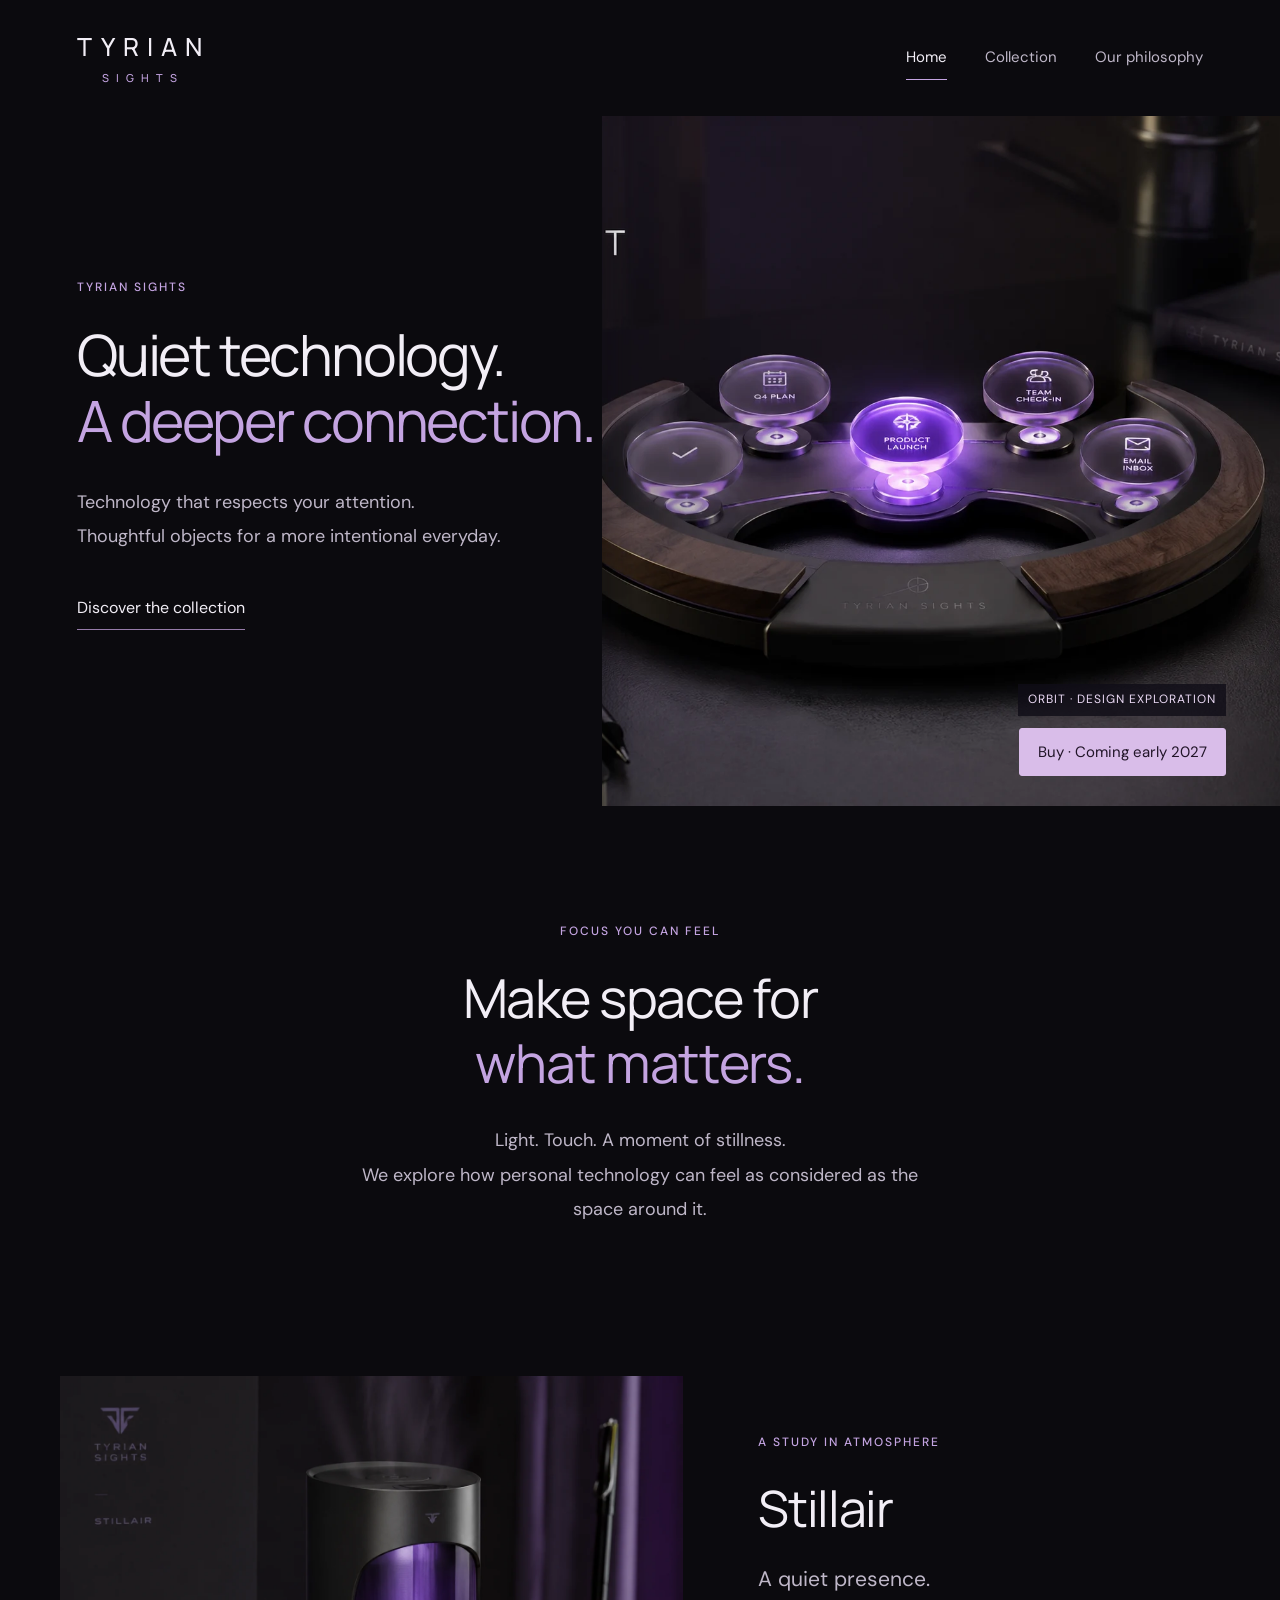
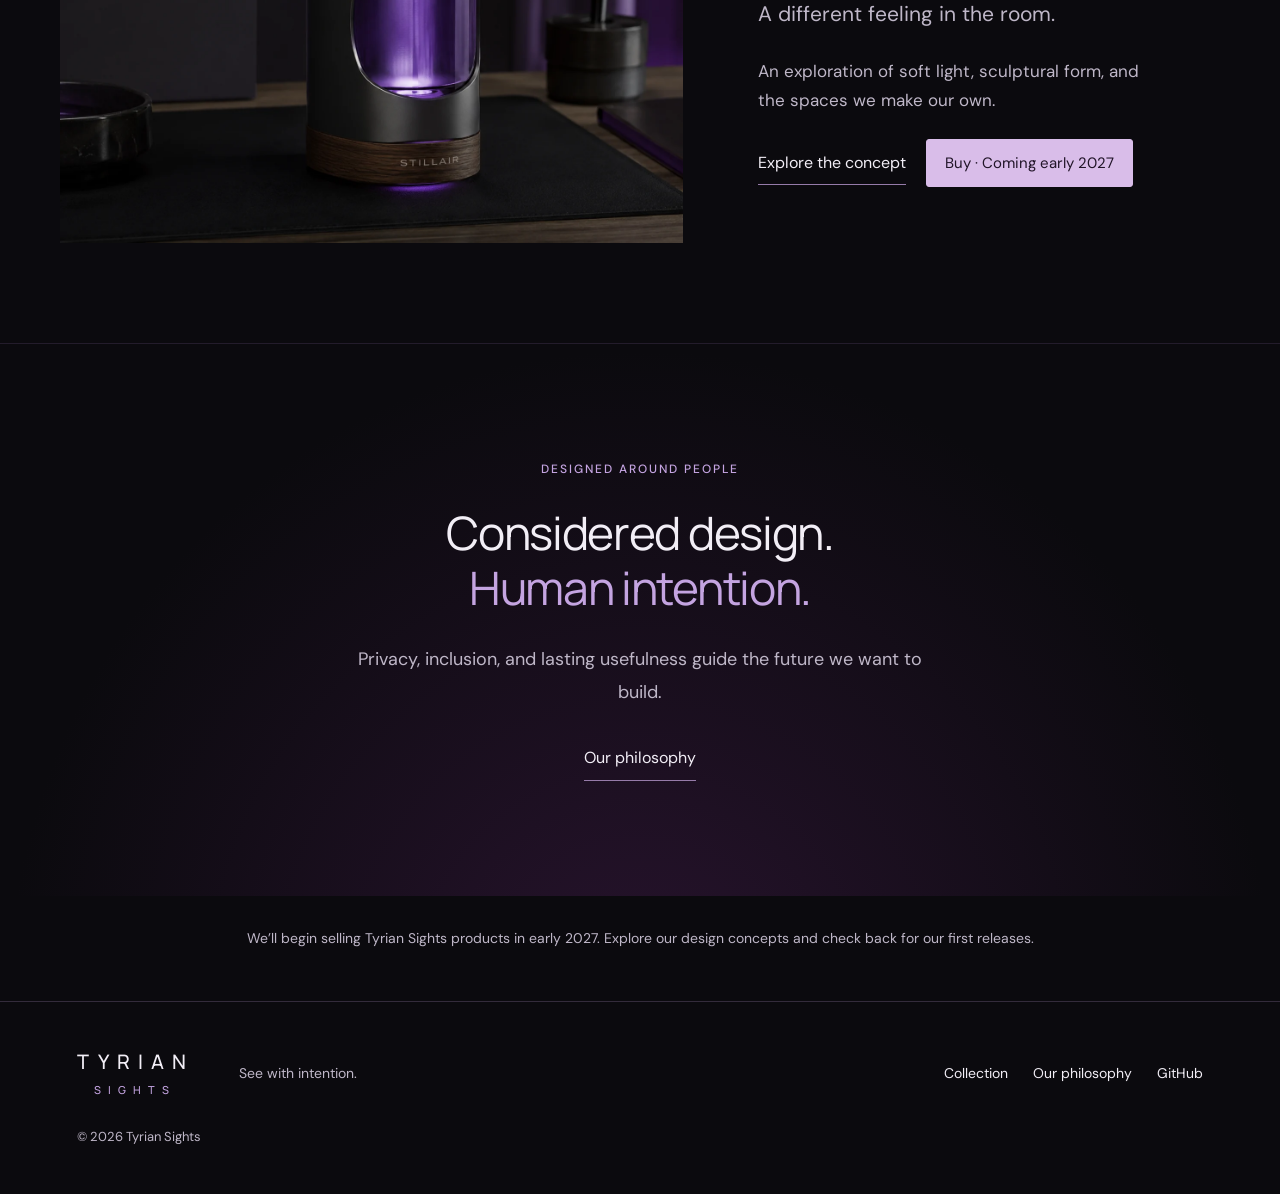
<file: docs/index.html>
<!doctype html>
<html lang="en"><head><meta charset="utf-8"><meta name="viewport" content="width=device-width,initial-scale=1"><meta name="theme-color" content="#0b0a0e"><title>Tyrian Sights — Technology That Respects Your Attention</title><meta name="description" content="Technology that respects your attention. Explore the Tyrian Sights mission, values, tactile concepts, and planned ecosystem of wearable accessories."><link rel="icon" href="data:image/svg+xml,%3Csvg xmlns='http://www.w3.org/2000/svg' viewBox='0 0 32 32'%3E%3Crect width='32' height='32' rx='8' fill='%2366023c'/%3E%3Cpath d='M7 9h18v4h-7v13h-4V13H7z' fill='%23efe8ff'/%3E%3C/svg%3E"><link rel="stylesheet" href="style.css"><script src="app.js" defer></script></head>
<body><a class="skip" href="#main">Skip to content</a><header><a class="wordmark" href="index.html" aria-label="Tyrian Sights home">TYRIAN<span>SIGHTS</span></a><button id="menu" aria-controls="navigation" aria-expanded="false">Menu</button><nav id="navigation" aria-label="Main navigation"><a href="index.html" aria-current="page">Home</a><a href="products.html">Collection</a><a href="about.html">Our philosophy</a></nav></header><main id="main"><section class="hero"><div class="hero-copy"><p class="eyebrow">TYRIAN SIGHTS</p><h1>Quiet technology.<br><em>A deeper connection.</em></h1><p class="intro">Technology that respects your attention.<br>Thoughtful objects for a more intentional everyday.</p><a class="text-link" href="products.html">Discover the collection</a></div><div class="hero-art"><img src="assets/orbit.webp" width="1448" height="1086" alt="Orbit concept with softly illuminated violet spheres and dark sculptural wood" fetchpriority="high"><div class="hero-purchase"><span>ORBIT · DESIGN EXPLORATION</span><button class="buy-button" type="button" data-buy="Orbit" aria-label="Buy Orbit — view availability">Buy · Coming early 2027</button></div></div></section>
<section class="statement"><p class="eyebrow">FOCUS YOU CAN FEEL</p><h2>Make space for<br><em>what matters.</em></h2><p>Light. Touch. A moment of stillness.<br>We explore how personal technology can feel as considered as the space around it.</p></section>
<section class="featured section"><div class="featured-image"><button class="image-button" data-product="stillair" aria-label="Explore Stillair concept"><img src="assets/stillair.webp" width="1448" height="1086" alt="Stillair sculptural black cylinder with a soft violet glow" loading="lazy"></button></div><div class="featured-copy"><p class="eyebrow">A STUDY IN ATMOSPHERE</p><h2>Stillair</h2><p>A quiet presence.<br>A different feeling in the room.</p><p class="secondary">An exploration of soft light, sculptural form, and the spaces we make our own.</p><div class="product-actions"><button class="text-link" data-product="stillair">Explore the concept</button><button class="buy-button" type="button" data-buy="Stillair" aria-label="Buy Stillair — view availability">Buy · Coming early 2027</button></div></div></section>
<section class="philosophy-teaser section"><p class="eyebrow">DESIGNED AROUND PEOPLE</p><h2>Considered design.<br><em>Human intention.</em></h2><p>Privacy, inclusion, and lasting usefulness guide the future we want to build.</p><a class="text-link" href="about.html">Our philosophy</a></section>
<p class="concept-note">We’ll begin selling Tyrian Sights products in early 2027. Explore our design concepts and check back for our first releases.</p></main><footer><a class="wordmark" href="index.html">TYRIAN<span>SIGHTS</span></a><p>See with intention.</p><nav aria-label="Footer navigation"><a href="products.html">Collection</a><a href="about.html">Our philosophy</a><a href="https://github.com/TyrianSights" target="_blank" rel="noopener">GitHub</a></nav><span>© <span id="year">2026</span> Tyrian Sights</span></footer><dialog id="concept-dialog" aria-labelledby="dialog-title"><button class="close" aria-label="Close concept details">×</button><img id="dialog-image" alt=""><div class="dialog-copy"><p class="eyebrow">TYRIAN SIGHTS / DESIGN EXPLORATION</p><h2 id="dialog-title"></h2><p id="dialog-description"></p><p class="availability">We’ll begin selling Tyrian Sights products in early 2027. Check back for our first releases. Shown products are design concepts; individual availability and specifications will be announced.</p></div></dialog><dialog id="launch-dialog" class="launch-dialog" aria-labelledby="launch-title" aria-describedby="launch-description"><button class="launch-close close" aria-label="Close availability message">×</button><div class="dialog-copy"><p class="eyebrow">SOMETHING THOUGHTFUL IS COMING</p><h2 id="launch-title">Coming early <em>2027.</em></h2><p id="launch-description">We’ll begin selling Tyrian Sights products in early 2027.</p><p>Thank you for your interest. Please check back for our first releases and product availability.</p><button class="launch-dismiss buy-button" type="button">Continue exploring</button></div></dialog></body></html>
</file>
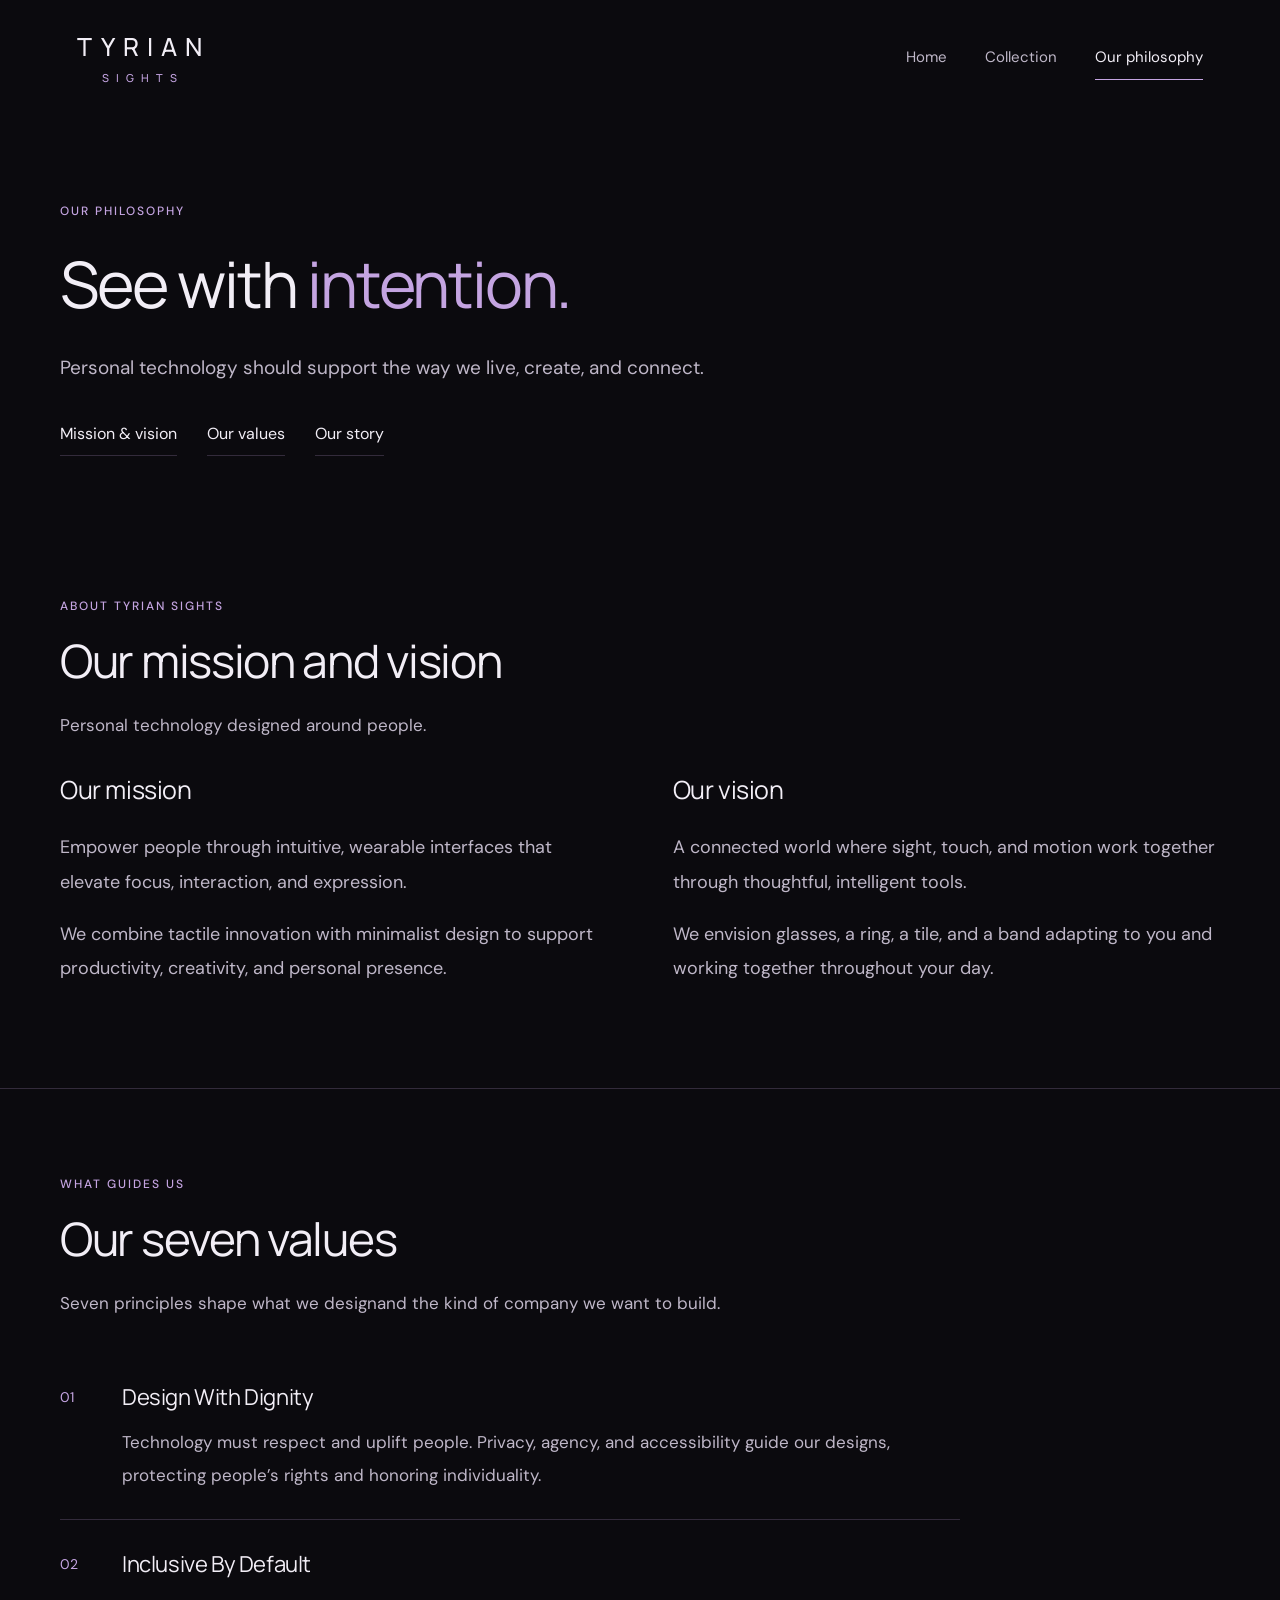
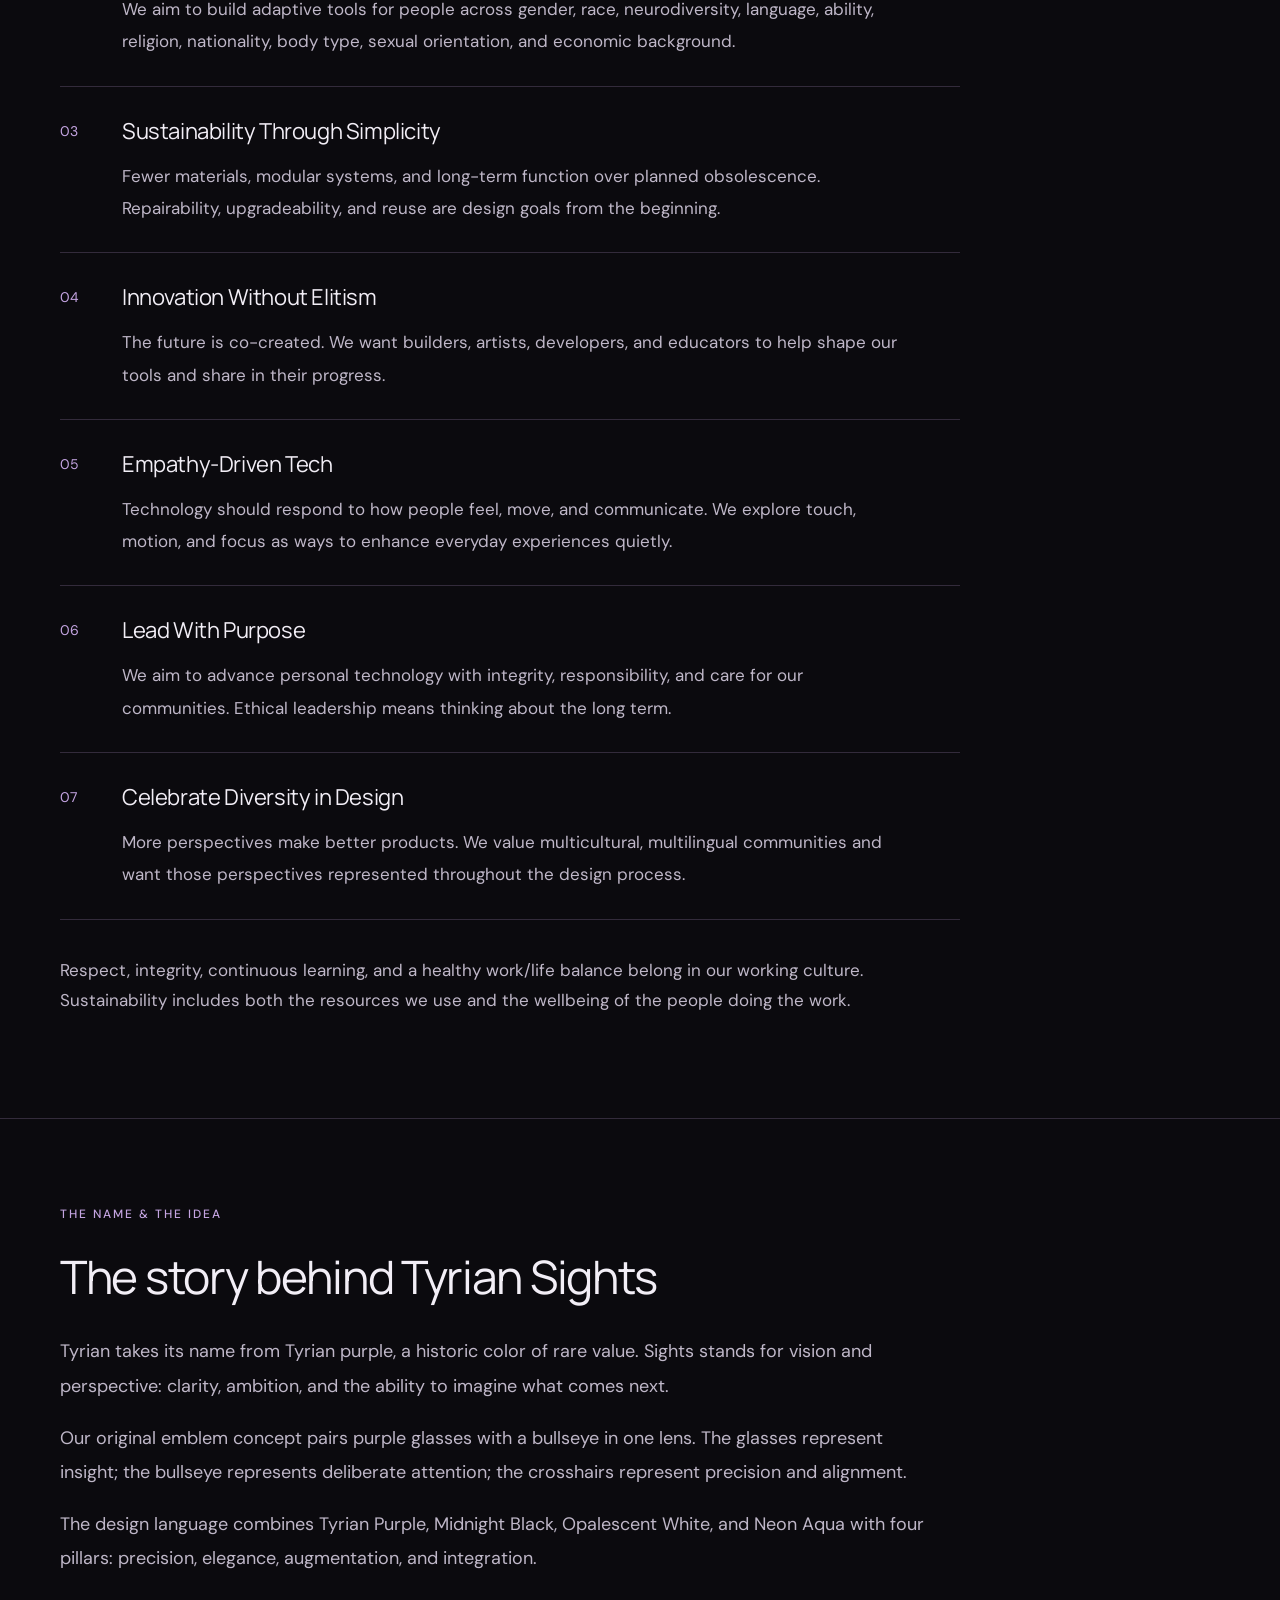
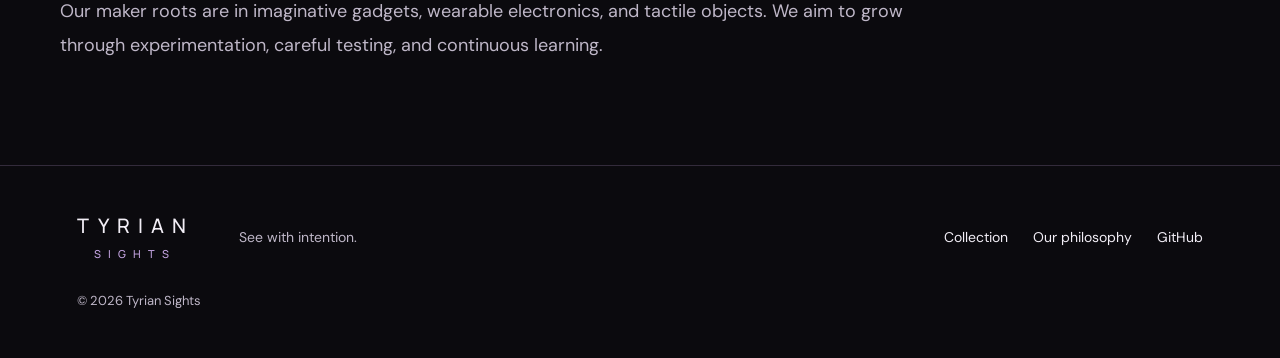
<file: docs/about.html>
<!doctype html>
<html lang="en"><head><meta charset="utf-8"><meta name="viewport" content="width=device-width,initial-scale=1"><meta name="theme-color" content="#0b0a0e"><title>Our Philosophy — Tyrian Sights</title><meta name="description" content="Technology that respects your attention. Explore the Tyrian Sights mission, values, tactile concepts, and planned ecosystem of wearable accessories."><link rel="icon" href="data:image/svg+xml,%3Csvg xmlns='http://www.w3.org/2000/svg' viewBox='0 0 32 32'%3E%3Crect width='32' height='32' rx='8' fill='%2366023c'/%3E%3Cpath d='M7 9h18v4h-7v13h-4V13H7z' fill='%23efe8ff'/%3E%3C/svg%3E"><link rel="stylesheet" href="style.css"><script src="app.js" defer></script></head>
<body><a class="skip" href="#main">Skip to content</a><header><a class="wordmark" href="index.html" aria-label="Tyrian Sights home">TYRIAN<span>SIGHTS</span></a><button id="menu" aria-controls="navigation" aria-expanded="false">Menu</button><nav id="navigation" aria-label="Main navigation"><a href="index.html">Home</a><a href="products.html">Collection</a><a href="about.html" aria-current="page">Our philosophy</a></nav></header><main id="main"><section class="page-intro"><p class="eyebrow">OUR PHILOSOPHY</p><h1>See with <em>intention.</em></h1><p>Personal technology should support the way we live, create, and connect.</p><nav class="local-nav" aria-label="Philosophy sections"><a href="#philosophy">Mission & vision</a><a href="#values">Our values</a><a href="#story">Our story</a></nav></section><section id="philosophy" class="section philosophy"><div class="section-head"><div><p class="eyebrow">ABOUT TYRIAN SIGHTS</p><h2>Our mission and vision</h2></div><p>Personal technology designed around people.</p></div><div class="mission-grid"><article><h3>Our mission</h3><p>Empower people through intuitive, wearable interfaces that elevate focus, interaction, and expression.</p><p>We combine tactile innovation with minimalist design to support productivity, creativity, and personal presence.</p></article><article><h3>Our vision</h3><p>A connected world where sight, touch, and motion work together through thoughtful, intelligent tools.</p><p>We envision glasses, a ring, a tile, and a band adapting to you and working together throughout your day.</p></article></div></section><section id="values" class="section values"><div class="section-head"><div><p class="eyebrow">WHAT GUIDES US</p><h2>Our seven values</h2></div><p>Seven principles shape what we design<br>and the kind of company we want to build.</p></div><div class="values-list"><article class="value-row"><span class="value-number">01</span><div><h3>Design With Dignity</h3><p>Technology must respect and uplift people. Privacy, agency, and accessibility guide our designs, protecting people’s rights and honoring individuality.</p></div></article><article class="value-row"><span class="value-number">02</span><div><h3>Inclusive By Default</h3><p>We aim to build adaptive tools for people across gender, race, neurodiversity, language, ability, religion, nationality, body type, sexual orientation, and economic background.</p></div></article><article class="value-row"><span class="value-number">03</span><div><h3>Sustainability Through Simplicity</h3><p>Fewer materials, modular systems, and long-term function over planned obsolescence. Repairability, upgradeability, and reuse are design goals from the beginning.</p></div></article><article class="value-row"><span class="value-number">04</span><div><h3>Innovation Without Elitism</h3><p>The future is co-created. We want builders, artists, developers, and educators to help shape our tools and share in their progress.</p></div></article><article class="value-row"><span class="value-number">05</span><div><h3>Empathy-Driven Tech</h3><p>Technology should respond to how people feel, move, and communicate. We explore touch, motion, and focus as ways to enhance everyday experiences quietly.</p></div></article><article class="value-row"><span class="value-number">06</span><div><h3>Lead With Purpose</h3><p>We aim to advance personal technology with integrity, responsibility, and care for our communities. Ethical leadership means thinking about the long term.</p></div></article><article class="value-row"><span class="value-number">07</span><div><h3>Celebrate Diversity in Design</h3><p>More perspectives make better products. We value multicultural, multilingual communities and want those perspectives represented throughout the design process.</p></div></article></div><p class="culture-note">Respect, integrity, continuous learning, and a healthy work/life balance belong in our working culture. Sustainability includes both the resources we use and the wellbeing of the people doing the work.</p></section><section id="story" class="section brand-story"><div><p class="eyebrow">THE NAME & THE IDEA</p><h2>The story behind Tyrian Sights</h2></div><div><p>Tyrian takes its name from Tyrian purple, a historic color of rare value. Sights stands for vision and perspective: clarity, ambition, and the ability to imagine what comes next.</p><p>Our original emblem concept pairs purple glasses with a bullseye in one lens. The glasses represent insight; the bullseye represents deliberate attention; the crosshairs represent precision and alignment.</p><p>The design language combines Tyrian Purple, Midnight Black, Opalescent White, and Neon Aqua with four pillars: precision, elegance, augmentation, and integration.</p><p>Our maker roots are in imaginative gadgets, wearable electronics, and tactile objects. We aim to grow through experimentation, careful testing, and continuous learning.</p></div></section></main><footer><a class="wordmark" href="index.html">TYRIAN<span>SIGHTS</span></a><p>See with intention.</p><nav aria-label="Footer navigation"><a href="products.html">Collection</a><a href="about.html">Our philosophy</a><a href="https://github.com/TyrianSights" target="_blank" rel="noopener">GitHub</a></nav><span>© <span id="year">2026</span> Tyrian Sights</span></footer><dialog id="concept-dialog" aria-labelledby="dialog-title"><button class="close" aria-label="Close concept details">×</button><img id="dialog-image" alt=""><div class="dialog-copy"><p class="eyebrow">TYRIAN SIGHTS / DESIGN EXPLORATION</p><h2 id="dialog-title"></h2><p id="dialog-description"></p><p class="availability">We’ll begin selling Tyrian Sights products in early 2027. Check back for our first releases. Shown products are design concepts; individual availability and specifications will be announced.</p></div></dialog><dialog id="launch-dialog" class="launch-dialog" aria-labelledby="launch-title" aria-describedby="launch-description"><button class="launch-close close" aria-label="Close availability message">×</button><div class="dialog-copy"><p class="eyebrow">SOMETHING THOUGHTFUL IS COMING</p><h2 id="launch-title">Coming early <em>2027.</em></h2><p id="launch-description">We’ll begin selling Tyrian Sights products in early 2027.</p><p>Thank you for your interest. Please check back for our first releases and product availability.</p><button class="launch-dismiss buy-button" type="button">Continue exploring</button></div></dialog></body></html>
</file>
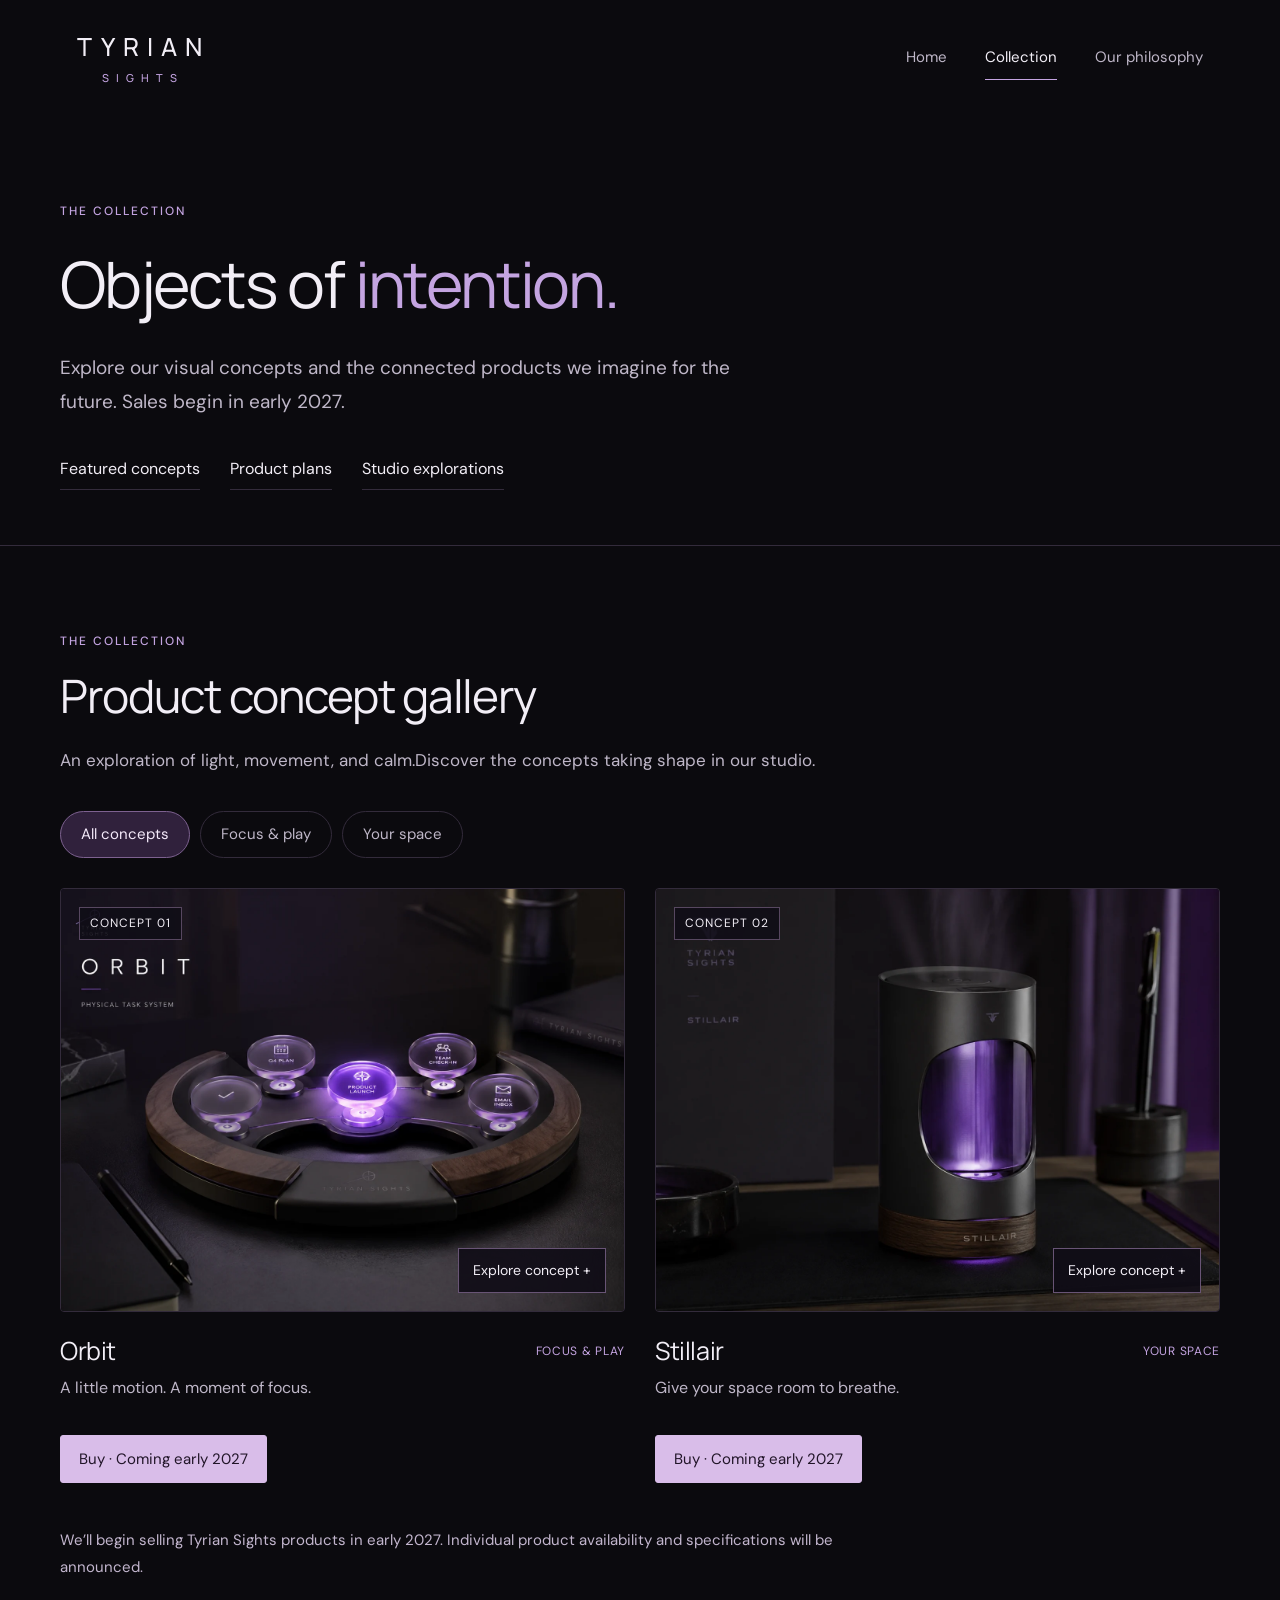
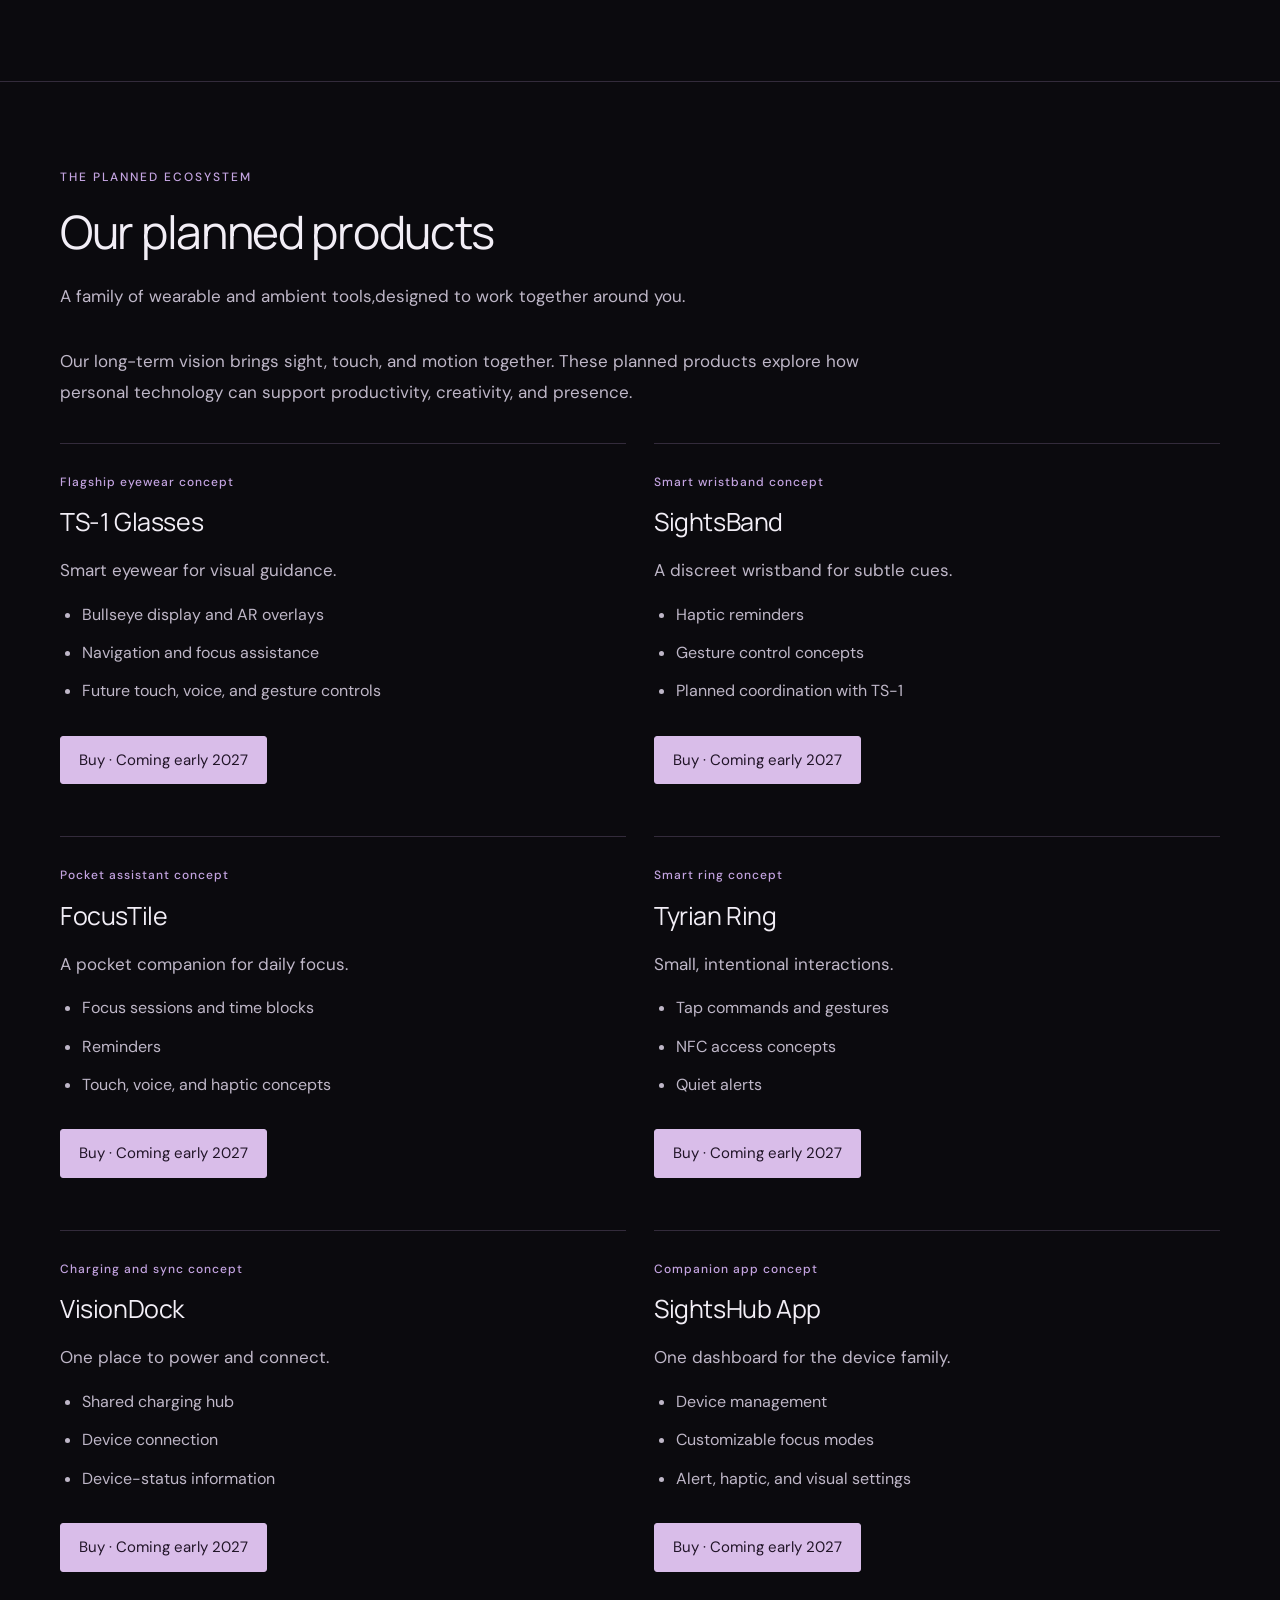
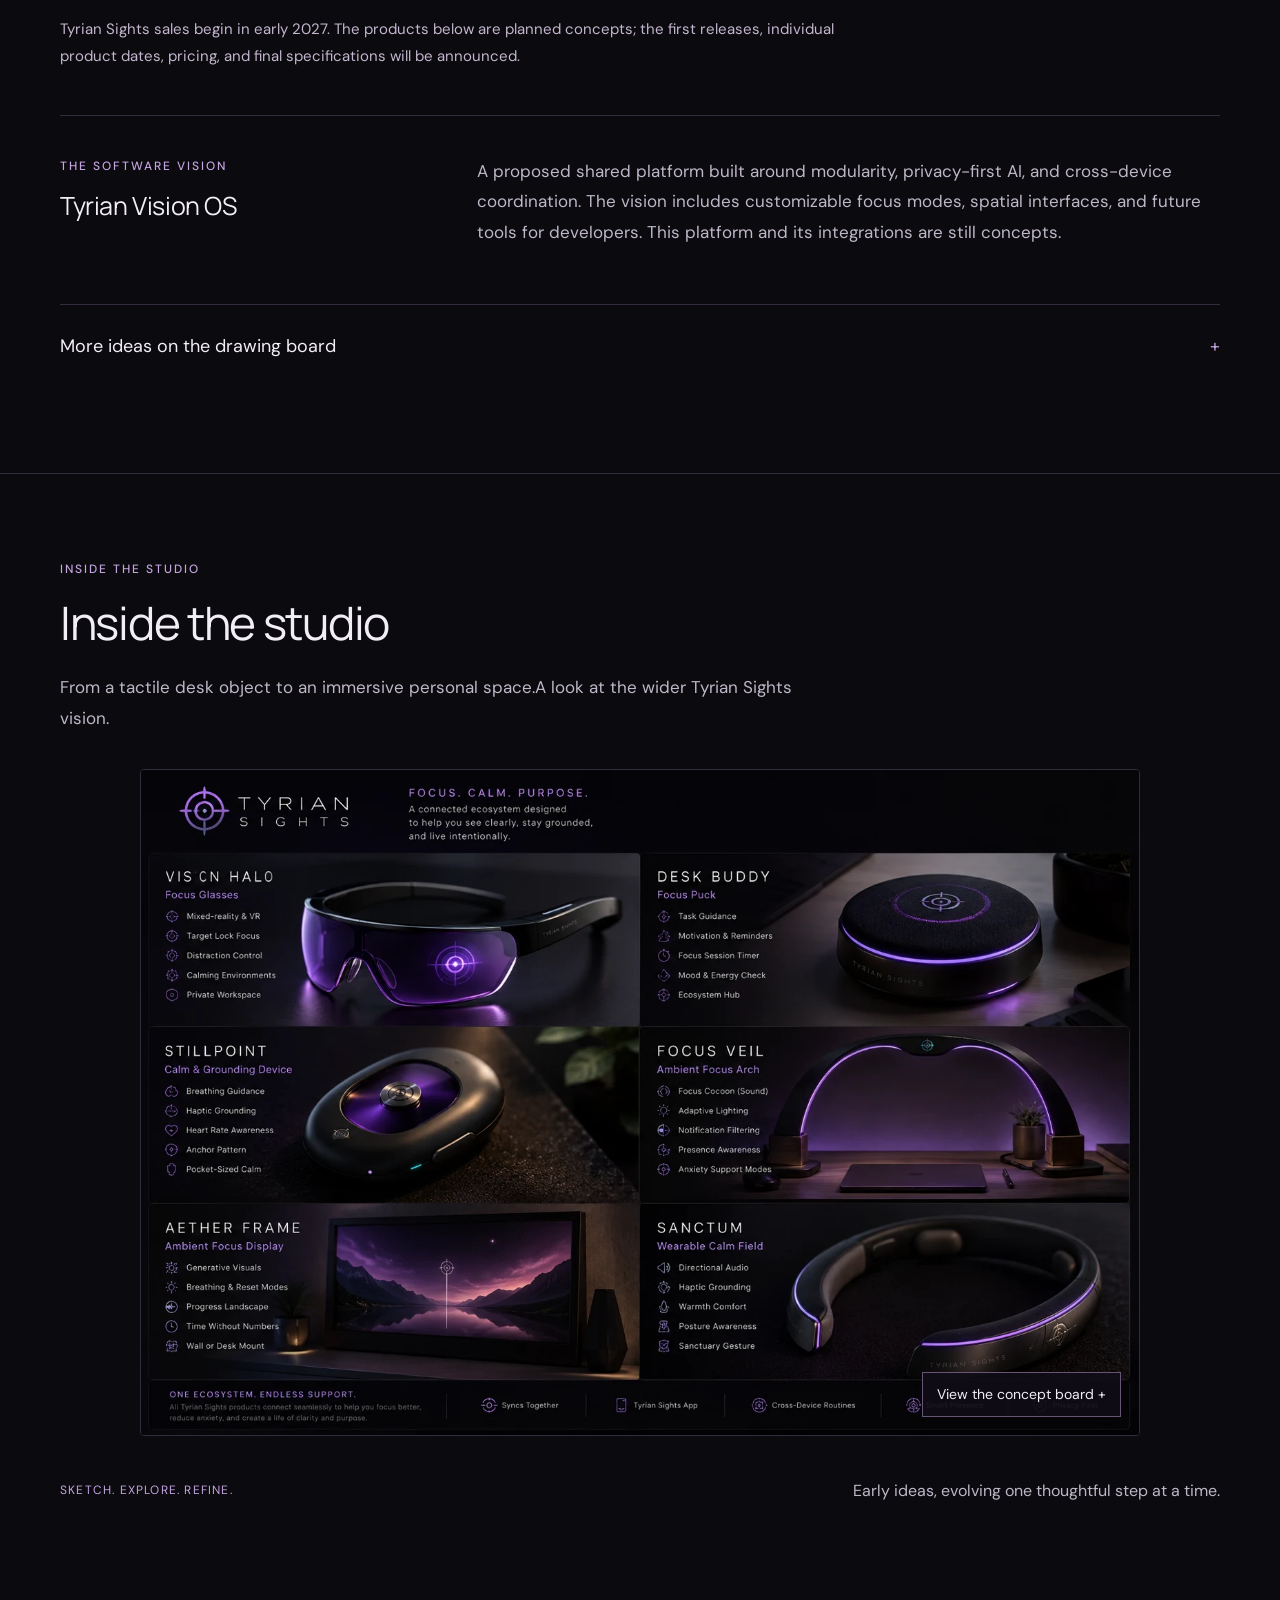
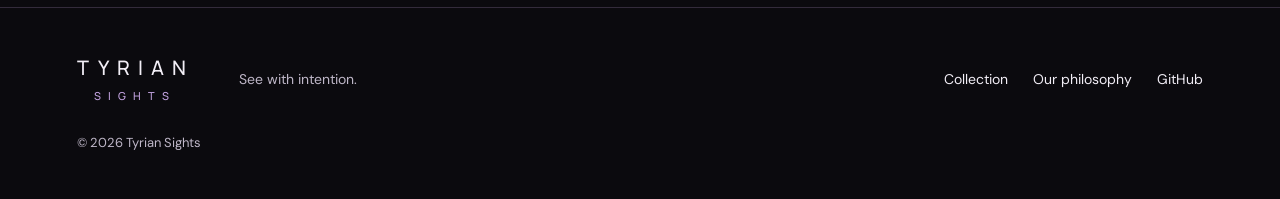
<file: docs/products.html>
<!doctype html>
<html lang="en"><head><meta charset="utf-8"><meta name="viewport" content="width=device-width,initial-scale=1"><meta name="theme-color" content="#0b0a0e"><title>The Collection — Tyrian Sights</title><meta name="description" content="Technology that respects your attention. Explore the Tyrian Sights mission, values, tactile concepts, and planned ecosystem of wearable accessories."><link rel="icon" href="data:image/svg+xml,%3Csvg xmlns='http://www.w3.org/2000/svg' viewBox='0 0 32 32'%3E%3Crect width='32' height='32' rx='8' fill='%2366023c'/%3E%3Cpath d='M7 9h18v4h-7v13h-4V13H7z' fill='%23efe8ff'/%3E%3C/svg%3E"><link rel="stylesheet" href="style.css"><script src="app.js" defer></script></head>
<body><a class="skip" href="#main">Skip to content</a><header><a class="wordmark" href="index.html" aria-label="Tyrian Sights home">TYRIAN<span>SIGHTS</span></a><button id="menu" aria-controls="navigation" aria-expanded="false">Menu</button><nav id="navigation" aria-label="Main navigation"><a href="index.html">Home</a><a href="products.html" aria-current="page">Collection</a><a href="about.html">Our philosophy</a></nav></header><main id="main"><section class="page-intro"><p class="eyebrow">THE COLLECTION</p><h1>Objects of <em>intention.</em></h1><p>Explore our visual concepts and the connected products we imagine for the future. Sales begin in early 2027.</p><nav class="local-nav" aria-label="Collection sections"><a href="#collection">Featured concepts</a><a href="#ecosystem">Product plans</a><a href="#studio">Studio explorations</a></nav></section><section id="collection" class="section collection"><div class="section-head"><div><p class="eyebrow">THE COLLECTION</p><h2>Product concept gallery</h2></div><p>An exploration of light, movement, and calm.<br>Discover the concepts taking shape in our studio.</p></div><div class="filters" role="group" aria-label="Filter concepts"><button class="active" data-filter="all" aria-pressed="true">All concepts</button><button data-filter="focus" aria-pressed="false">Focus & play</button><button data-filter="space" aria-pressed="false">Your space</button></div><div class="products"><article data-category="focus" class="product large"><button class="image-button" data-product="orbit" aria-label="Explore Orbit concept"><img src="assets/orbit.webp" alt="Orbit illuminated tactile concept" width="1448" height="1086" loading="lazy"><span class="badge">CONCEPT 01</span><span class="view">Explore concept +</span></button><div class="product-meta"><div><h3>Orbit</h3><p>A little motion. A moment of focus.</p></div><span>FOCUS & PLAY</span></div><button class="buy-button" type="button" data-buy="Orbit" aria-label="Buy Orbit — view availability">Buy · Coming early 2027</button></article><article data-category="space" class="product"><button class="image-button" data-product="stillair" aria-label="Explore Stillair concept"><img src="assets/stillair.webp" alt="Stillair black cylindrical concept with a purple illuminated window on a desk" width="1448" height="1086" loading="lazy"><span class="badge">CONCEPT 02</span><span class="view">Explore concept +</span></button><div class="product-meta"><div><h3>Stillair</h3><p>Give your space room to breathe.</p></div><span>YOUR SPACE</span></div><button class="buy-button" type="button" data-buy="Stillair" aria-label="Buy Stillair — view availability">Buy · Coming early 2027</button></article></div><p class="availability">We’ll begin selling Tyrian Sights products in early 2027. Individual product availability and specifications will be announced.</p></section><section id="ecosystem" class="section ecosystem"><div class="section-head"><div><p class="eyebrow">THE PLANNED ECOSYSTEM</p><h2>Our planned products</h2></div><p>A family of wearable and ambient tools,<br>designed to work together around you.</p></div><p class="section-intro">Our long-term vision brings sight, touch, and motion together. These planned products explore how personal technology can support productivity, creativity, and presence.</p><div class="ecosystem-grid"><article class="ecosystem-card"><p class="eyebrow">Flagship eyewear concept</p><h3>TS-1 Glasses</h3><p>Smart eyewear for visual guidance.</p><ul><li>Bullseye display and AR overlays</li><li>Navigation and focus assistance</li><li>Future touch, voice, and gesture controls</li></ul><button class="buy-button" type="button" data-buy="TS-1 Glasses" aria-label="Buy TS-1 Glasses — view availability">Buy · Coming early 2027</button></article><article class="ecosystem-card"><p class="eyebrow">Smart wristband concept</p><h3>SightsBand</h3><p>A discreet wristband for subtle cues.</p><ul><li>Haptic reminders</li><li>Gesture control concepts</li><li>Planned coordination with TS-1</li></ul><button class="buy-button" type="button" data-buy="SightsBand" aria-label="Buy SightsBand — view availability">Buy · Coming early 2027</button></article><article class="ecosystem-card"><p class="eyebrow">Pocket assistant concept</p><h3>FocusTile</h3><p>A pocket companion for daily focus.</p><ul><li>Focus sessions and time blocks</li><li>Reminders</li><li>Touch, voice, and haptic concepts</li></ul><button class="buy-button" type="button" data-buy="FocusTile" aria-label="Buy FocusTile — view availability">Buy · Coming early 2027</button></article><article class="ecosystem-card"><p class="eyebrow">Smart ring concept</p><h3>Tyrian Ring</h3><p>Small, intentional interactions.</p><ul><li>Tap commands and gestures</li><li>NFC access concepts</li><li>Quiet alerts</li></ul><button class="buy-button" type="button" data-buy="Tyrian Ring" aria-label="Buy Tyrian Ring — view availability">Buy · Coming early 2027</button></article><article class="ecosystem-card"><p class="eyebrow">Charging and sync concept</p><h3>VisionDock</h3><p>One place to power and connect.</p><ul><li>Shared charging hub</li><li>Device connection</li><li>Device-status information</li></ul><button class="buy-button" type="button" data-buy="VisionDock" aria-label="Buy VisionDock — view availability">Buy · Coming early 2027</button></article><article class="ecosystem-card"><p class="eyebrow">Companion app concept</p><h3>SightsHub App</h3><p>One dashboard for the device family.</p><ul><li>Device management</li><li>Customizable focus modes</li><li>Alert, haptic, and visual settings</li></ul><button class="buy-button" type="button" data-buy="SightsHub App" aria-label="Buy SightsHub App — view availability">Buy · Coming early 2027</button></article></div><p class="availability">Tyrian Sights sales begin in early 2027. The products below are planned concepts; the first releases, individual product dates, pricing, and final specifications will be announced.</p><div class="platform"><div><p class="eyebrow">THE SOFTWARE VISION</p><h3>Tyrian Vision OS</h3></div><p>A proposed shared platform built around modularity, privacy-first AI, and cross-device coordination. The vision includes customizable focus modes, spatial interfaces, and future tools for developers. This platform and its integrations are still concepts.</p></div><details class="pipeline"><summary>More ideas on the drawing board</summary><p>Early ideas include:</p><ul><li>SightsPod earbuds</li><li>SightStation workspace hub</li><li>Gratibutton</li><li>Smart Ring Lite</li><li>USB-C Productivity Button</li><li>Travel Cable Organizer</li><li>Privacy Filter Glasses</li></ul><p>Specifications and availability have not been announced.</p></details></section><section id="studio" class="section studio"><div class="section-head"><div><p class="eyebrow">INSIDE THE STUDIO</p><h2>Inside the studio</h2></div><p>From a tactile desk object to an immersive personal space.<br>A look at the wider Tyrian Sights vision.</p></div><button class="studio-image image-button" data-product="collection" aria-label="Open the Tyrian Sights concept board"><img src="assets/collection.webp" alt="Tyrian Sights concept board featuring Vision Halo, Desk Buddy, Stillpoint, Focus Veil, Aether Frame, and Sanctum" width="1536" height="1024" loading="lazy"><span class="view">View the concept board +</span></button><div class="studio-footer"><span>SKETCH. EXPLORE. REFINE.</span><p>Early ideas, evolving one thoughtful step at a time.</p></div></section></main><footer><a class="wordmark" href="index.html">TYRIAN<span>SIGHTS</span></a><p>See with intention.</p><nav aria-label="Footer navigation"><a href="products.html">Collection</a><a href="about.html">Our philosophy</a><a href="https://github.com/TyrianSights" target="_blank" rel="noopener">GitHub</a></nav><span>© <span id="year">2026</span> Tyrian Sights</span></footer><dialog id="concept-dialog" aria-labelledby="dialog-title"><button class="close" aria-label="Close concept details">×</button><img id="dialog-image" alt=""><div class="dialog-copy"><p class="eyebrow">TYRIAN SIGHTS / DESIGN EXPLORATION</p><h2 id="dialog-title"></h2><p id="dialog-description"></p><p class="availability">We’ll begin selling Tyrian Sights products in early 2027. Check back for our first releases. Shown products are design concepts; individual availability and specifications will be announced.</p></div></dialog><dialog id="launch-dialog" class="launch-dialog" aria-labelledby="launch-title" aria-describedby="launch-description"><button class="launch-close close" aria-label="Close availability message">×</button><div class="dialog-copy"><p class="eyebrow">SOMETHING THOUGHTFUL IS COMING</p><h2 id="launch-title">Coming early <em>2027.</em></h2><p id="launch-description">We’ll begin selling Tyrian Sights products in early 2027.</p><p>Thank you for your interest. Please check back for our first releases and product availability.</p><button class="launch-dismiss buy-button" type="button">Continue exploring</button></div></dialog></body></html>
</file>
<file: docs/style.css>
@import url('https://fonts.googleapis.com/css2?family=DM+Sans:wght@400;500;600&family=Manrope:wght@400;500;600&display=swap');
:root{color-scheme:dark;--bg:#0b0a0e;--surface:#141118;--text:#f2eef6;--muted:#bfb7c8;--accent:#c4a4e1;--line:#332b3b}*{box-sizing:border-box}html{scroll-behavior:smooth;scroll-padding-top:30px}body{margin:0;background:var(--bg);color:var(--text);font:17px/1.8 'DM Sans',sans-serif}a{color:inherit;text-decoration:none}button{font:inherit;color:inherit;cursor:pointer}button,a,summary{-webkit-tap-highlight-color:transparent}button:focus-visible,a:focus-visible,summary:focus-visible{outline:2px solid var(--accent);outline-offset:6px}img{max-width:100%;display:block}em{font-style:normal;color:var(--accent)}h1,h2,h3{font-family:Manrope,sans-serif;font-weight:400;margin:0;line-height:1.2}h1{font-size:clamp(40px,4.8vw,72px);letter-spacing:-2.2px}h2{font-size:clamp(32px,3.6vw,52px);letter-spacing:-1.3px}h3{font-size:25px;letter-spacing:-.4px}p{color:var(--muted)}header{max-width:1440px;margin:auto;min-height:116px;padding:28px 6%;display:flex;align-items:center;justify-content:space-between;gap:35px}.wordmark{font-family:Manrope,sans-serif;font-size:25px;letter-spacing:8px;line-height:1.2;font-weight:500}.wordmark span{display:block;text-align:center;color:var(--accent);font-size:11px;letter-spacing:7px;margin-top:9px}#navigation{display:flex;gap:38px;font-size:15px;color:var(--muted)}#navigation a{padding:8px 0}#navigation a:hover,#navigation [aria-current]{color:var(--text)}#navigation [aria-current]{border-bottom:1px solid var(--accent)}#menu{display:none}.eyebrow{font-size:12px;letter-spacing:2px;line-height:1.7;color:var(--accent);font-weight:500;margin:0 0 25px}.hero{max-width:1600px;min-height:690px;margin:auto;display:grid;grid-template-columns:47% 53%;align-items:center}.hero-copy{padding:75px 0 90px 12.8%;position:relative;z-index:1}.hero h1{font-size:clamp(43px,4.45vw,68px);line-height:1.15;max-width:620px}.hero .intro{font-size:18px;line-height:1.9;max-width:44ch;margin:32px 0}.text-link{display:inline-block;background:none;border:0;border-bottom:1px solid #967ba9;padding:9px 0;color:var(--text);font-size:16px;line-height:1.6;transition:border-color .2s,color .2s}.text-link:hover{color:var(--accent);border-color:var(--accent)}.hero-art{position:relative;align-self:stretch;display:flex;align-items:center;min-height:650px;overflow:hidden}.hero-art img{width:116%;max-width:none;height:100%;position:absolute;right:0;object-fit:cover;object-position:59% center;mask-image:linear-gradient(90deg,transparent,black 18%)}.image-caption{position:absolute;bottom:26px;right:10%;font-size:12px;letter-spacing:1.5px;color:#d3bddf}.statement{max-width:840px;margin:auto;text-align:center;padding:115px 28px 125px}.statement h2{font-size:clamp(38px,4.2vw,62px)}.statement>p:last-child{max-width:48ch;font-size:18px;line-height:1.9;margin:28px auto 0}.section{max-width:1280px;margin:auto;padding:85px 60px;scroll-margin-top:20px}.featured{display:grid;grid-template-columns:1.35fr 1fr;gap:75px;align-items:center;padding-block:25px 100px}.featured-image .image-button{border:0;border-radius:0}.featured-image img{width:100%;height:auto;aspect-ratio:1/1;object-fit:cover;object-position:58% center}.featured-copy h2{font-size:50px}.featured-copy>p:not(.eyebrow){font-size:21px;line-height:1.7;margin:24px 0}.featured-copy .secondary{font-size:17px!important;max-width:32ch}.philosophy-teaser{text-align:center;max-width:none;padding:115px 25px;background:radial-gradient(ellipse at 50% 120%,#27132d,transparent 70%);border-top:1px solid #231c2b}.philosophy-teaser p:not(.eyebrow){max-width:47ch;margin:28px auto;font-size:18px}.concept-note{font-size:14px;text-align:center;max-width:850px;margin:30px auto 50px;padding:0 25px}.page-intro{max-width:1160px;margin:auto;padding:85px 0 55px}.page-intro h1{font-size:clamp(40px,5vw,68px)}.page-intro>p:not(.eyebrow){max-width:55ch;font-size:19px;margin:28px 0}.local-nav{display:flex;flex-wrap:wrap;gap:15px 30px;margin-top:35px;font-size:16px}.local-nav a{border-bottom:1px solid var(--line);padding-bottom:6px}.section-head{margin-bottom:35px}.section-head .eyebrow{margin-bottom:16px}.section-head>p{max-width:65ch;font-size:17px;margin:22px 0 0}.section-head>p br{display:none}.section-intro{max-width:68ch;margin-bottom:35px}.collection,.ecosystem,.values,.brand-story,.studio{border-top:1px solid var(--line)}.filters{display:flex;flex-wrap:wrap;gap:10px;margin:30px 0}.filters button{background:transparent;border:1px solid var(--line);border-radius:30px;font-size:15px;padding:9px 20px;min-height:44px;color:var(--muted)}.filters button.active{background:#30213c;color:#f4eafa;border-color:#7d6190}.products{display:grid;grid-template-columns:1fr 1fr;gap:30px}.image-button{display:block;width:100%;border:1px solid var(--line);background:var(--surface);padding:0;position:relative;overflow:hidden;border-radius:4px;text-align:left}.image-button img{width:100%;height:auto;aspect-ratio:4/3;object-fit:cover;transition:transform .6s ease}.image-button:hover img{transform:scale(1.02)}.badge{position:absolute;top:18px;left:18px;padding:5px 10px;background:#100d17dd;border:1px solid #574760;font-size:12px;letter-spacing:1px}.view{position:absolute;right:18px;bottom:18px;padding:9px 14px;background:#100d17e8;border:1px solid #685475;font-size:14px}.product-meta{padding:24px 0;display:flex;flex-wrap:wrap;gap:15px;align-items:flex-start;justify-content:space-between}.product-meta p{font-size:16px;margin:8px 0}.product-meta>span{font-size:12px;letter-spacing:.7px;color:var(--accent);padding-top:5px}.availability{font-size:15px;color:#c3b6ce;max-width:78ch;margin-top:20px;line-height:1.8}.ecosystem-grid{display:grid;grid-template-columns:1fr 1fr;gap:28px}.ecosystem-card{border-top:1px solid var(--line);padding:28px 0 24px}.ecosystem-card .eyebrow{font-size:12px;letter-spacing:1px;margin-bottom:15px}.ecosystem-card p:not(.eyebrow){margin:18px 0 10px}.ecosystem-card ul{padding-left:22px;color:var(--muted);font-size:16px;line-height:1.9;margin:0}.ecosystem-card li{padding:4px 0}.platform{display:grid;grid-template-columns:1fr 2fr;gap:45px;margin-top:45px;padding:40px 0;border-top:1px solid var(--line)}.platform p{margin-top:0}.platform .eyebrow{margin-bottom:15px}details{border-top:1px solid var(--line);padding:25px 0}summary{cursor:pointer;list-style:none;font-size:18px;padding-right:30px;position:relative}summary:after{content:'+';position:absolute;right:0;color:var(--accent)}details[open] summary:after{content:'−'}details p,details ul{max-width:68ch;color:var(--muted)}.mission-grid{display:grid;grid-template-columns:1fr 1fr;gap:65px}.mission-grid h3{margin-bottom:25px}.mission-grid p{font-size:18px;line-height:1.9;max-width:50ch}.values-list{max-width:900px}.value-row{display:grid;grid-template-columns:40px 1fr;gap:22px;padding:28px 0;border-bottom:1px solid var(--line)}.value-number{font-size:14px;color:var(--accent);padding-top:4px}.value-row h3{font-size:22px;line-height:1.5}.value-row p{font-size:17px;line-height:1.9;max-width:66ch;margin:12px 0 0}.culture-note{max-width:75ch;font-size:17px;margin-top:35px}.brand-story>div:last-child{max-width:72ch;margin-top:30px}.brand-story>div>p:not(.eyebrow){font-size:18px;line-height:1.9}.studio-image{max-width:1000px;margin:auto}.studio-image img{aspect-ratio:auto}.studio-footer{display:flex;flex-wrap:wrap;align-items:center;justify-content:space-between;gap:12px;margin-top:25px}.studio-footer span{font-size:12px;letter-spacing:1.2px;color:var(--accent)}.studio-footer p{font-size:16px}footer{max-width:1440px;margin:auto;padding:45px 6%;border-top:1px solid var(--line);display:flex;flex-wrap:wrap;align-items:center;gap:25px 45px;font-size:14px}footer .wordmark{font-size:20px}footer p{font-size:14px}footer nav{margin-left:auto;display:flex;flex-wrap:wrap;gap:25px}footer>span{width:100%;color:var(--muted);font-size:13px}dialog{padding:0;border:1px solid #695276;border-radius:6px;background:#100d15;color:var(--text);width:min(850px,94vw);max-height:90vh}dialog::backdrop{background:#000d;backdrop-filter:blur(8px)}dialog>img{width:100%;max-height:52vh;object-fit:contain;background:#09080c}.close{position:absolute;top:15px;right:15px;z-index:2;border:1px solid #947d9f;background:#100d15;border-radius:50%;font-size:28px;width:48px;height:48px}.dialog-copy{padding:32px}.dialog-copy .eyebrow{margin-bottom:16px}.dialog-copy p{line-height:1.9}body.modal-open{overflow:hidden}[hidden]{display:none!important}.skip{position:fixed;top:-100px;left:20px;z-index:10;background:var(--accent);color:#111;padding:10px}.skip:focus{top:10px}
@media(max-width:1000px){header{padding-inline:35px}.hero{min-height:560px;grid-template-columns:1fr 1fr}.hero-copy{padding:60px 0 60px 35px}.hero h1{font-size:45px}.hero-art{min-height:560px}.hero .intro{font-size:17px}.section{padding:65px 35px}.featured{gap:38px}.featured-copy h2{font-size:42px}.page-intro{padding:65px 35px 40px}.mission-grid{gap:40px}.statement{padding:85px 28px}.image-caption{font-size:11px;right:6%}footer{padding-inline:35px}footer p{display:none}}
@media(max-width:650px){header{min-height:88px;padding:20px;gap:20px;position:relative}.wordmark{font-size:21px}#menu{display:block;border:0;background:none;font-size:16px;min-height:44px}#navigation{display:none;position:absolute;top:88px;left:0;right:0;padding:25px 20px;background:#17121d;border-bottom:1px solid var(--line);z-index:5;font-size:17px}#navigation.open{display:flex;flex-direction:column;gap:16px}#navigation [aria-current]{border-bottom:0;color:var(--accent)}.hero{display:flex;flex-direction:column;min-height:0}.hero-copy{padding:48px 24px 35px;width:100%}.hero h1{font-size:clamp(35px,8.6vw,50px);letter-spacing:-1.3px}.hero .eyebrow{margin-bottom:22px}.hero .intro{font-size:17px;margin:25px 0 18px}.hero .intro br{display:none}.hero-art{width:100%;min-height:0;height:340px}.hero-art img{width:100%;object-position:center;mask-image:linear-gradient(180deg,transparent,black 12%)}.image-caption{font-size:11px;bottom:9px;right:24px}.statement{padding:70px 24px 80px}.statement h2{font-size:40px}.statement>p:last-child{font-size:17px}.statement>p:last-child br{display:none}.section{padding:55px 24px}.featured{grid-template-columns:1fr;gap:35px;padding-top:0}.featured-image img{aspect-ratio:4/3}.featured-copy h2{font-size:42px}.featured-copy>p:not(.eyebrow){font-size:21px;margin:20px 0}.featured-copy .secondary{max-width:45ch}.philosophy-teaser{padding:75px 24px}.philosophy-teaser h2{font-size:36px}.concept-note{font-size:14px;margin:25px auto 35px}.page-intro{padding:45px 24px}.page-intro h1{font-size:42px}.page-intro>p:not(.eyebrow){font-size:18px}.local-nav{gap:12px 23px;font-size:15px}.section h2{font-size:32px}.products,.ecosystem-grid,.mission-grid,.platform{grid-template-columns:1fr}.products{gap:30px}.ecosystem-grid{gap:5px}.mission-grid{gap:30px}.mission-grid p{font-size:17px}.platform{gap:25px;padding-block:30px}.value-row{grid-template-columns:28px 1fr;gap:15px;padding:24px 0}.value-row h3{font-size:20px}.value-row p{font-size:17px}.brand-story>div>p:not(.eyebrow){font-size:17px}.product-meta{display:block}.view{font-size:13px;bottom:12px;right:12px;padding:8px 12px}.badge{font-size:11px;top:12px;left:12px}.filters button{font-size:15px;padding-inline:15px}.studio-footer{display:block}.dialog-copy{padding:24px}.dialog-copy h2{font-size:30px}footer{padding:35px 24px;gap:30px}footer nav{width:100%;margin-left:0;gap:20px;font-size:15px}.eyebrow{font-size:12px;letter-spacing:1.5px}}
@media(prefers-reduced-motion:reduce){html{scroll-behavior:auto}*,*:before,*:after{transition:none!important}}

.buy-button{display:inline-flex;align-items:center;justify-content:center;min-height:46px;background:#d9bde9;border:1px solid #d9bde9;border-radius:3px;color:#211528;font-size:15px;line-height:1.5;padding:12px 18px;cursor:pointer}.buy-button:hover{background:#e9d6f5}.product-actions{display:flex;flex-wrap:wrap;gap:20px;align-items:center;margin-top:24px}.ecosystem-card .buy-button{margin-top:25px}.product>.buy-button{margin-bottom:24px}.hero-purchase{position:absolute;bottom:30px;right:8%;display:flex;flex-direction:column;align-items:flex-end;gap:12px}.hero-purchase>span{font-size:12px;letter-spacing:1px;color:#ead9f4;background:#100d17ce;padding:5px 10px}.launch-dialog{width:min(580px,92vw)}.launch-dialog .dialog-copy{padding:65px 40px 40px}.launch-dialog h2{font-size:40px}.launch-dialog .eyebrow{font-size:12px}.launch-dialog .buy-button{margin-top:10px}@media(max-width:650px){.hero-purchase{right:24px;bottom:18px}.hero-purchase>span{font-size:11px}.hero-purchase .buy-button{font-size:14px;padding:10px 14px}.launch-dialog .dialog-copy{padding:60px 25px 30px}.launch-dialog h2{font-size:34px}.product-actions{align-items:flex-start;flex-direction:column}}
</file>
